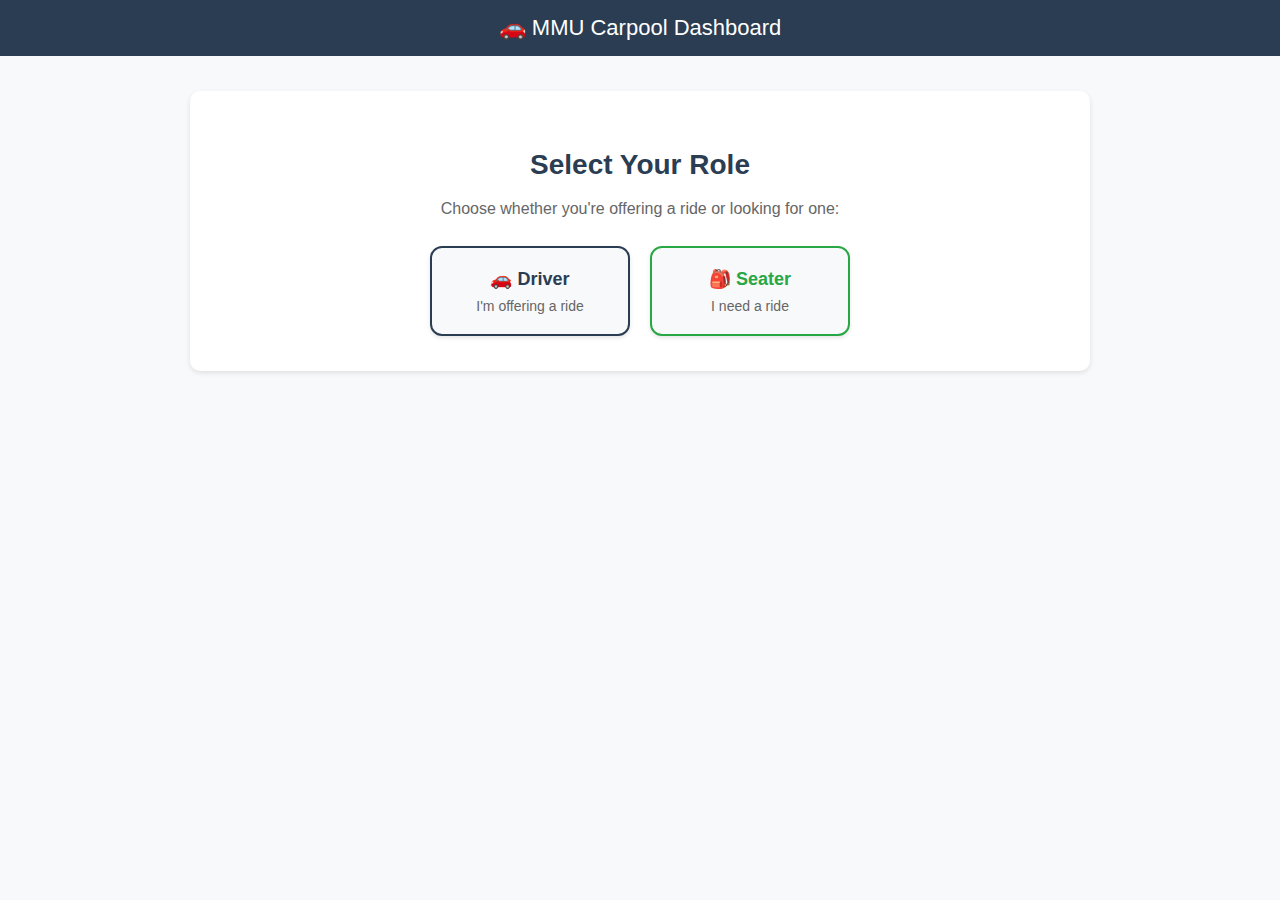
<file: index.html>
<!DOCTYPE html>
<html lang="en">

<head>
  <meta charset="UTF-8">
  <meta name="viewport" content="width=device-width, initial-scale=1.0">
  <title>MMU Carpool Dashboard</title>
  <link rel="stylesheet" href="css/style.css">
  <link rel="stylesheet" href="css/popup.css">
</head>

<body>

  <header>
    🚗 MMU Carpool Dashboard
  </header>

  <main>
    <!-- User Role Selection -->
    <div class="card">
      <div class="role-selection">
        <h2>Select Your Role</h2>
        <p>Choose whether you're offering a ride or looking for one:</p>
        <div class="role-buttons">
          <button class="btn-role driver-btn" id="driver-btn" onclick="switchToDriverMode()">
            🚗 Driver
            <small>I'm offering a ride</small>
          </button>
          <button class="btn-role seater-btn" id="seater-btn" onclick="switchToSeaterMode()">
            🎒 Seater
            <small>I need a ride</small>
          </button>
        </div>
      </div>
    </div>

    <!-- Driver Mode Content -->
    <div id="driver-mode" style="display: none;">
      <div class="card">
        <div class="publish-ride-section">
          <h2>Share Your Ride</h2>
          <p>Have a car and want to share your journey? Click below to publish your ride and help fellow students!</p>
          <button class="btn-primary" onclick="openPopup()">
            🚗 Publish a Ride
          </button>
        </div>
      </div>

      <!-- My Published Rides -->
      <div class="card">
        <h2>My Published Rides</h2>
        <div id="driver-ride-list">
          <!-- Driver's own rides will be displayed here -->
        </div>
      </div>

      <!-- Ride Requests Section (for drivers to see who requested rides) -->
      <div class="card" id="driver-requests-section" style="display: none;">
        <h2>🎯 Ride Requests</h2>
        <div id="driver-requests-list">
          <!-- Ride requests will be displayed here -->
        </div>
      </div>

      <!-- My Passengers Section (for drivers to see accepted passengers) -->
      <div class="card" id="my-passengers-section" style="display: none;">
        <h2>👥 My Passengers</h2>
        <div id="my-passengers-list">
          <!-- Accepted passengers will be displayed here -->
        </div>
      </div>

      <!-- Ride Needs Section (for drivers to see passenger requests) -->
      <div class="card" id="ride-needs-section" style="display: none;">
        <h2>📢 Passenger Requests</h2>
        <p>Students looking for rides - offer to drive them!</p>
        <div id="ride-needs-list">
          <!-- Passenger ride needs will be displayed here -->
        </div>
      </div>
    </div>

    <!-- Seater Mode Content -->
    <div id="seater-mode" style="display: none;">
      <!-- Post Ride Need Section -->
      <div class="card">
        <h2>🙋 Need a Ride?</h2>
        <p>Post your ride request and let drivers offer to help you!</p>
        <button class="btn-primary" onclick="openRideNeedPopup()">
          📢 Post Ride Request
        </button>
      </div>

      <!-- Available Rides for Seaters -->
      <div class="card">
        <h2>Available Rides</h2>
        <div id="seater-ride-list">
          <!-- Available rides will be displayed here for seaters -->
        </div>
      </div>

      <!-- My Ride Requests -->
      <div class="card" id="my-requests-section" style="display: none;">
        <h2>📋 My Ride Requests</h2>
        <div id="my-requests-list">
          <!-- User's own ride requests will be displayed here -->
        </div>
      </div>

      <!-- My Posted Needs -->
      <div class="card" id="my-needs-section" style="display: none;">
        <h2>📢 My Posted Requests</h2>
        <div id="my-needs-list">
          <!-- User's own ride needs will be displayed here -->
        </div>
      </div>
    </div>

    <!-- Legacy content (hidden by default) -->
    <div id="legacy-content" style="display: none;">
      <!-- Publish Ride Button -->
      <div class="card">
        <div class="publish-ride-section">
          <h2>Share Your Ride</h2>
          <p>Have a car and want to share your journey? Click below to publish your ride and help fellow students!</p>
          <button class="btn-primary" onclick="openPopup()">
            🚗 Publish a Ride
          </button>
        </div>
      </div>

      <!-- Ride board -->
      <div class="card">
        <h2>Available Rides</h2>
        <div id="ride-list">
          <!-- Rides will be displayed here dynamically -->
        </div>
      </div>

      <!-- Ride Requests Section (for drivers to see who requested rides) -->
      <div class="card" id="requests-section" style="display: none;">
        <h2>🎯 Ride Requests</h2>
        <div id="requests-list">
          <!-- Ride requests will be displayed here -->
        </div>
      </div>
    </div>
  </main>

  <script src="js/locations.js"></script>
  <script src="js/storage.js"></script>
  <script src="js/globals.js"></script>
  <script src="js/roles.js"></script>
  <script src="js/publish.js"></script>
  <script src="js/rides.js"></script>
  <script src="js/requests.js"></script>
  <script src="js/passengers.js"></script>
  <script src="js/ride-needs.js"></script>
  <script src="js/edit-ride.js"></script>
  <script src="js/offers.js"></script>
  <script src="js/popup.js"></script>
  <script src="js/app-main.js"></script>
</body>

</html>
</file>
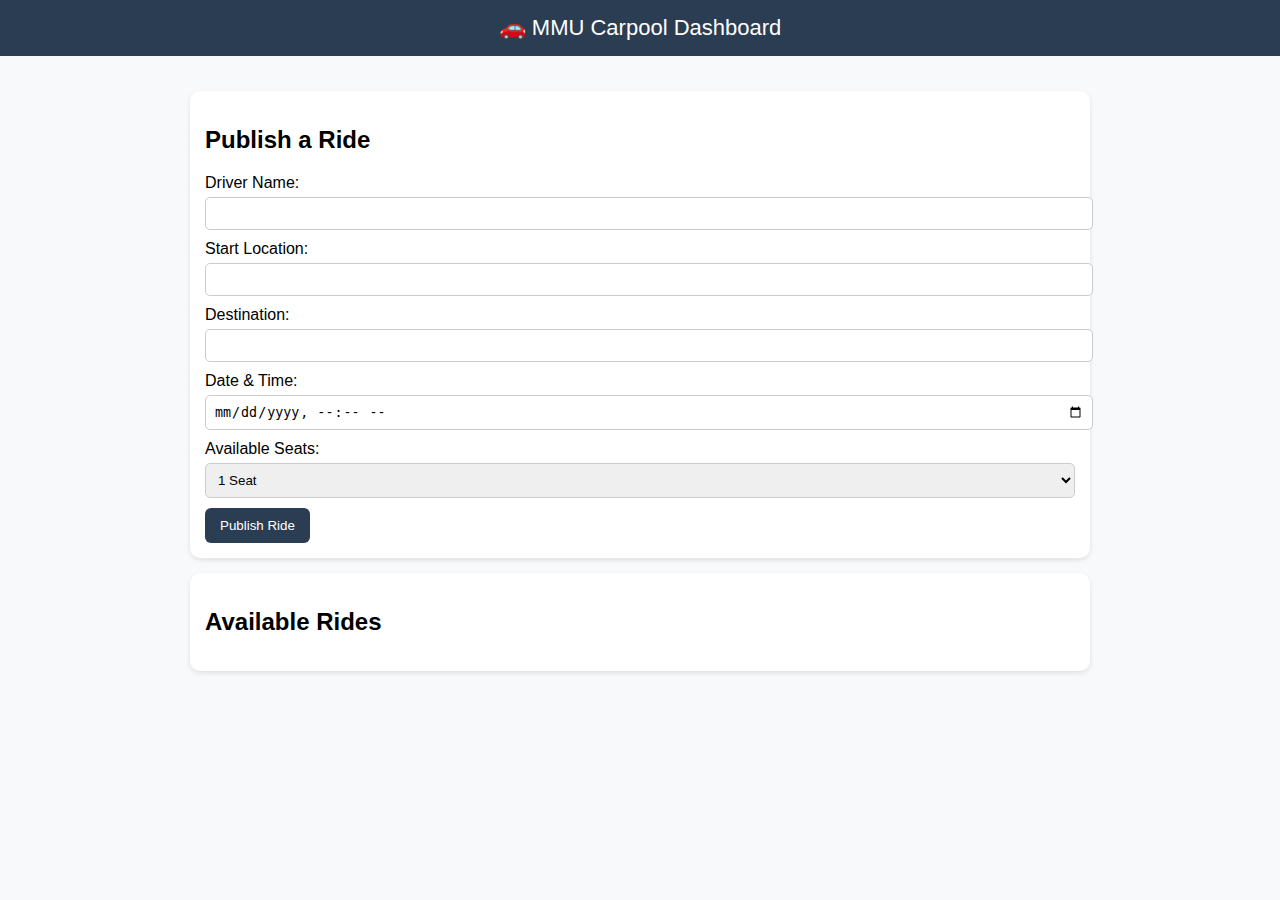
<file: mainpage.html>
<!DOCTYPE html>
<html lang="en">
<head>
  <meta charset="UTF-8">
  <title>MMU Carpool Dashboard</title>
  <style>
    body {
      font-family: Arial, sans-serif;
      background: #f8f9fa;
      margin: 0; padding: 0;
    }
    header {
      background: #2b3d52; color: white; padding: 15px;
      text-align: center; font-size: 22px;
    }
    main { padding: 20px; max-width: 900px; margin: auto; }
    .card {
      background: white; padding: 15px; margin: 15px 0;
      border-radius: 10px; box-shadow: 0 2px 5px rgba(0,0,0,0.1);
    }
    .form-group { margin-bottom: 10px; }
    label { display: block; margin-bottom: 5px; }
    input, select {
      width: 100%; padding: 8px; border: 1px solid #ccc;
      border-radius: 5px;
    }
    button {
      padding: 10px 15px; border: none; border-radius: 6px;
      background: #2b3d52; color: white; cursor: pointer;
    }
    button:hover { background: #1d293a; }
    .ride { border-bottom: 1px solid #ddd; padding: 10px 0; }
  </style>
</head>
<body>

  <header>
    🚗 MMU Carpool Dashboard
  </header>

  <main>
    <!-- Form to publish ride -->
    <div class="card">
      <h2>Publish a Ride</h2>
      <div class="form-group">
        <label>Driver Name:</label>
        <input type="text" id="driver">
      </div>
      <div class="form-group">
        <label>Start Location:</label>
        <input type="text" id="start">
      </div>
      <div class="form-group">
        <label>Destination:</label>
        <input type="text" id="destination">
      </div>
      <div class="form-group">
        <label>Date & Time:</label>
        <input type="datetime-local" id="time">
      </div>
      <div class="form-group">
        <label>Available Seats:</label>
        <select id="seats">
          <option value="1">1 Seat</option>
          <option value="2">2 Seats</option>
          <option value="3">3 Seats</option>
          <option value="4">4 Seats</option>
        </select>
      </div>
      <button onclick="publishRide()">Publish Ride</button>
    </div>

    <!-- Ride board -->
    <div class="card">
      <h2>Available Rides</h2>
      <div id="ride-list"></div>
    </div>
  </main>

  <script>
    let rides = [];

    function publishRide() {
      const driver = document.getElementById('driver').value;
      const start = document.getElementById('start').value;
      const destination = document.getElementById('destination').value;
      const time = document.getElementById('time').value;
      const seats = document.getElementById('seats').value;

      if (!driver || !start || !destination || !time) {
        alert("Please fill in all fields.");
        return;
      }

      const ride = { driver, start, destination, time, seats };
      rides.push(ride);
      displayRides();

      // clear form
      document.getElementById('driver').value = '';
      document.getElementById('start').value = '';
      document.getElementById('destination').value = '';
      document.getElementById('time').value = '';
      document.getElementById('seats').value = '1';
    }

    function displayRides() {
      const list = document.getElementById('ride-list');
      list.innerHTML = "";
      rides.forEach((r, index) => {
        list.innerHTML += `
          <div class="ride">
            <strong>${r.driver}</strong> → ${r.destination}<br>
            From: ${r.start}<br>
            Time: ${new Date(r.time).toLocaleString()}<br>
            Seats: ${r.seats}<br>
            <button onclick="requestRide(${index})">Request Ride</button>
          </div>
        `;
      });
    }

    function requestRide(i) {
      alert("Request sent to " + rides[i].driver);
    }
  </script>

</body>
</html>
</file>
<file: css/style.css>
/* MMU Carpool Dashboard Styles */

body {
  font-family: Arial, sans-serif;
  background: #f8f9fa;
  margin: 0;
  padding: 0;
}

header {
  background: #2b3d52;
  color: white;
  padding: 15px;
  text-align: center;
  font-size: 22px;
}

main {
  padding: 20px;
  max-width: 900px;
  margin: auto;
}

.card {
  background: white;
  padding: 15px;
  margin: 15px 0;
  border-radius: 10px;
  box-shadow: 0 2px 5px rgba(0, 0, 0, 0.1);
}

.form-group {
  margin-bottom: 10px;
}

label {
  display: block;
  margin-bottom: 5px;
}

input,
select {
  width: 100%;
  padding: 8px;
  border: 1px solid #ccc;
  border-radius: 5px;
}

button {
  padding: 10px 15px;
  border: none;
  border-radius: 6px;
  background: #2b3d52;
  color: white;
  cursor: pointer;
}

button:hover {
  background: #1d293a;
}

/* Publish Ride Section Styles */
.publish-ride-section {
  text-align: center;
  padding: 20px;
}

.publish-ride-section h2 {
  color: #2b3d52;
  margin-bottom: 10px;
  font-size: 28px;
}

.publish-ride-section p {
  color: #666;
  margin-bottom: 25px;
  font-size: 16px;
  line-height: 1.5;
}

.btn-primary {
  background: #2b3d52;
  color: white;
  border: none;
  padding: 15px 30px;
  border-radius: 8px;
  cursor: pointer;
  font-size: 18px;
  font-weight: 500;
  transition: all 0.3s ease;
  box-shadow: 0 4px 8px rgba(43, 61, 82, 0.2);
  display: inline-flex;
  align-items: center;
  gap: 8px;
}

.btn-primary:hover {
  background: #1d293a;
  transform: translateY(-2px);
  box-shadow: 0 6px 12px rgba(43, 61, 82, 0.3);
}

.btn-primary:active {
  transform: translateY(0);
  box-shadow: 0 2px 4px rgba(43, 61, 82, 0.2);
}

/* Role Selection Styles */
.role-selection {
  text-align: center;
  padding: 20px;
}

.role-selection h2 {
  color: #2b3d52;
  margin-bottom: 10px;
  font-size: 28px;
}

.role-selection p {
  color: #666;
  margin-bottom: 25px;
  font-size: 16px;
  line-height: 1.5;
}

.role-buttons {
  display: flex;
  gap: 20px;
  justify-content: center;
  flex-wrap: wrap;
}

.btn-role {
  background: #f8f9fa;
  border: 2px solid #dee2e6;
  padding: 20px 30px;
  border-radius: 12px;
  cursor: pointer;
  font-size: 18px;
  font-weight: 600;
  transition: all 0.3s ease;
  display: flex;
  flex-direction: column;
  align-items: center;
  gap: 8px;
  min-width: 200px;
  box-shadow: 0 2px 4px rgba(0, 0, 0, 0.1);
}

.btn-role small {
  font-size: 14px;
  font-weight: 400;
  color: #666;
  margin: 0;
}

.btn-role:hover {
  transform: translateY(-3px);
  box-shadow: 0 6px 15px rgba(0, 0, 0, 0.15);
}

.driver-btn {
  color: #2b3d52;
  border-color: #2b3d52;
}

.driver-btn:hover {
  background: #2b3d52;
  color: white;
}

.driver-btn.active {
  background: #2b3d52;
  color: white;
  border-color: #2b3d52;
}

.seater-btn {
  color: #28a745;
  border-color: #28a745;
}

.seater-btn:hover {
  background: #28a745;
  color: white;
}

.seater-btn.active {
  background: #28a745;
  color: white;
  border-color: #28a745;
}

/* Mobile responsiveness for role buttons */
@media (max-width: 768px) {
  .role-buttons {
    flex-direction: column;
    align-items: center;
  }

  .btn-role {
    width: 100%;
    max-width: 300px;
  }
}

/* Additional responsive styles */
@media (max-width: 768px) {
  main {
    padding: 10px;
  }

  .card {
    margin: 10px 0;
    padding: 10px;
  }
}

/* Request Ride Button Styles */
.request-btn {
  background: linear-gradient(135deg, #28a745 0%, #20c997 100%);
  color: white;
  border: none;
  padding: 8px 16px;
  border-radius: 6px;
  cursor: pointer;
  font-size: 14px;
  font-weight: 500;
  transition: all 0.2s ease;
  box-shadow: 0 2px 4px rgba(40, 167, 69, 0.2);
}

.request-btn:hover {
  background: linear-gradient(135deg, #218838 0%, #1e7e6f 100%);
  transform: translateY(-1px);
  box-shadow: 0 4px 8px rgba(40, 167, 69, 0.3);
}

.request-btn-disabled {
  background: #6c757d;
  color: #fff;
  border: none;
  padding: 8px 16px;
  border-radius: 6px;
  cursor: not-allowed;
  font-size: 14px;
  opacity: 0.6;
}

/* Ride Requests Styles */
.request {
  border: 1px solid #e9ecef;
  border-radius: 8px;
  padding: 15px;
  margin-bottom: 15px;
  background: #f8f9fa;
  transition: all 0.2s ease;
}

.request:hover {
  box-shadow: 0 2px 8px rgba(0, 0, 0, 0.1);
  transform: translateY(-1px);
}

.request-header {
  display: flex;
  justify-content: space-between;
  align-items: center;
  margin-bottom: 10px;
  padding-bottom: 8px;
  border-bottom: 1px solid #dee2e6;
}

.request-header strong {
  color: #2b3d52;
  font-size: 18px;
}

.request-time {
  color: #6c757d;
  font-size: 12px;
}

.request-details {
  margin-bottom: 15px;
}

.request-details p {
  margin: 5px 0;
  font-size: 14px;
  color: #495057;
}

.request-actions {
  display: flex;
  gap: 10px;
}

.btn-accept {
  background: linear-gradient(135deg, #28a745 0%, #20c997 100%);
  color: white;
  border: none;
  padding: 8px 16px;
  border-radius: 6px;
  cursor: pointer;
  font-size: 14px;
  font-weight: 500;
  transition: all 0.2s ease;
  flex: 1;
}

.btn-accept:hover {
  background: linear-gradient(135deg, #218838 0%, #1e7e6f 100%);
  transform: translateY(-1px);
}

.btn-decline {
  background: linear-gradient(135deg, #dc3545 0%, #c82333 100%);
  color: white;
  border: none;
  padding: 8px 16px;
  border-radius: 6px;
  cursor: pointer;
  font-size: 14px;
  font-weight: 500;
  transition: all 0.2s ease;
  flex: 1;
}

.btn-decline:hover {
  background: linear-gradient(135deg, #c82333 0%, #bd2130 100%);
  transform: translateY(-1px);
}

/* Mobile responsiveness for requests */
@media (max-width: 768px) {
  .request-header {
    flex-direction: column;
    align-items: flex-start;
    gap: 5px;
  }

  .request-actions {
    flex-direction: column;
  }

  .btn-accept,
  .btn-decline,
  .btn-complete,
  .btn-complete-need,
  .btn-cancel-need {
    width: 100%;
  }
}

/* Ride Actions Styles */
.ride-actions {
  display: flex;
  gap: 8px;
  margin-top: 10px;
  flex-wrap: wrap;
}

.edit-btn {
  background: linear-gradient(135deg, #ffc107 0%, #ffb300 100%);
  color: #212529;
  border: none;
  padding: 6px 12px;
  border-radius: 6px;
  cursor: pointer;
  font-size: 13px;
  font-weight: 500;
  transition: all 0.2s ease;
  display: inline-flex;
  align-items: center;
  gap: 4px;
}

.edit-btn:hover {
  background: linear-gradient(135deg, #ffb300 0%, #ffa000 100%);
  transform: translateY(-1px);
  box-shadow: 0 2px 4px rgba(255, 193, 7, 0.3);
}

.delete-btn {
  background: linear-gradient(135deg, #dc3545 0%, #c82333 100%);
  color: white;
  border: none;
  padding: 6px 12px;
  border-radius: 6px;
  cursor: pointer;
  font-size: 13px;
  font-weight: 500;
  transition: all 0.2s ease;
  display: inline-flex;
  align-items: center;
  gap: 4px;
}

.delete-btn:hover {
  background: linear-gradient(135deg, #c82333 0%, #bd2130 100%);
  transform: translateY(-1px);
  box-shadow: 0 2px 4px rgba(220, 53, 69, 0.3);
}

/* Complete Button Styles */
.btn-complete,
.btn-complete-need {
  background: linear-gradient(135deg, #28a745 0%, #20c997 100%);
  color: white;
  border: none;
  padding: 8px 16px;
  border-radius: 6px;
  cursor: pointer;
  font-size: 14px;
  font-weight: 500;
  transition: all 0.2s ease;
  display: inline-flex;
  align-items: center;
  gap: 4px;
}

.btn-complete:hover,
.btn-complete-need:hover {
  background: linear-gradient(135deg, #218838 0%, #1e7e6f 100%);
  transform: translateY(-1px);
  box-shadow: 0 3px 8px rgba(40, 167, 69, 0.3);
}

.btn-cancel-need {
  background: linear-gradient(135deg, #dc3545 0%, #c82333 100%);
  color: white;
  border: none;
  padding: 8px 16px;
  border-radius: 6px;
  cursor: pointer;
  font-size: 14px;
  font-weight: 500;
  transition: all 0.2s ease;
  display: inline-flex;
  align-items: center;
  gap: 4px;
}

.btn-cancel-need:hover {
  background: linear-gradient(135deg, #c82333 0%, #bd2130 100%);
  transform: translateY(-1px);
  box-shadow: 0 3px 8px rgba(220, 53, 69, 0.3);
}

/* Enhanced ride container */
.ride {
  border-bottom: 1px solid #ddd;
  padding: 15px;
  margin-bottom: 10px;
  border-radius: 8px;
  background: #f8f9fa;
  transition: all 0.2s ease;
}

.ride:hover {
  background-color: #e9ecef;
  box-shadow: 0 2px 8px rgba(0, 0, 0, 0.1);
  transform: translateY(-1px);
}

.ride:last-child {
  border-bottom: none;
}

/* Mobile responsiveness for ride actions */
@media (max-width: 768px) {
  .ride-actions {
    flex-direction: column;
    gap: 8px;
  }

  .request-btn,
  .edit-btn,
  .delete-btn,
  .btn-complete,
  .btn-complete-need,
  .btn-cancel-need {
    width: 100%;
    justify-content: center;
  }

  .request-btn-disabled {
    width: 100%;
    text-align: center;
  }
}

/* Request indicators and status styles */
.requests-indicator {
  color: #007bff;
  font-weight: 600;
  background: #e3f2fd;
  padding: 4px 8px;
  border-radius: 4px;
  font-size: 12px;
}

.request-status {
  font-size: 12px;
  padding: 4px 8px;
  border-radius: 4px;
  font-weight: 600;
}

.request-status.pending {
  background: #fff3cd;
  color: #856404;
}

.request-status.accepted {
  background: #d4edda;
  color: #155724;
}

.request-status.declined {
  background: #f8d7da;
  color: #721c24;
}

.my-request {
  border-left: 4px solid #007bff;
}

.my-request.accepted {
  border-left-color: #28a745;
}

.my-request.declined {
  border-left-color: #dc3545;
}

.driver-ride {
  border-left: 4px solid #2b3d52;
  background: #f8f9fa;
}

/* Passenger cards styling */
.passenger-card {
  background: #f8f9fa;
  border: 1px solid #e0e0e0;
  border-radius: 8px;
  padding: 15px;
  margin-bottom: 10px;
  display: flex;
  justify-content: space-between;
  align-items: center;
}

.passenger-info h4 {
  margin: 0 0 5px 0;
  color: #333;
}

.passenger-info p {
  margin: 0;
  color: #666;
  font-size: 0.9em;
}

.passenger-actions {
  display: flex;
  gap: 10px;
}

.btn-contact {
  background-color: #007bff;
  color: white;
  border: none;
  padding: 8px 16px;
  border-radius: 4px;
  cursor: pointer;
  font-size: 0.85em;
}

.btn-remove {
  background-color: #dc3545;
  color: white;
  border: none;
  padding: 8px 16px;
  border-radius: 4px;
  cursor: pointer;
  font-size: 0.85em;
}

.btn-contact:hover {
  background-color: #0056b3;
}

.btn-remove:hover {
  background-color: #c82333;
}

.no-data {
  text-align: center;
  color: #666;
  font-style: italic;
  margin: 20px 0;
}

/* Ride Needs Styles */
.ride-need-item {
  border: 1px solid #e9ecef;
  border-radius: 8px;
  padding: 15px;
  margin-bottom: 15px;
  background: #f8f9fa;
  transition: all 0.2s ease;
  display: flex;
  justify-content: space-between;
  align-items: flex-start;
  gap: 15px;
}

.ride-need-item:hover {
  box-shadow: 0 2px 8px rgba(0, 0, 0, 0.1);
  transform: translateY(-1px);
}

.need-info {
  flex: 1;
}

.need-info h4 {
  margin: 0 0 10px 0;
  color: #2b3d52;
  font-size: 18px;
}

.need-info p {
  margin: 5px 0;
  color: #495057;
  font-size: 14px;
  line-height: 1.4;
}

.need-actions {
  display: flex;
  flex-direction: column;
  gap: 8px;
  min-width: 140px;
}

.btn-offer {
  background: linear-gradient(135deg, #28a745 0%, #20c997 100%);
  color: white;
  border: none;
  padding: 10px 16px;
  border-radius: 6px;
  cursor: pointer;
  font-size: 14px;
  font-weight: 500;
  transition: all 0.2s ease;
  box-shadow: 0 2px 4px rgba(40, 167, 69, 0.2);
}

.btn-offer:hover {
  background: linear-gradient(135deg, #218838 0%, #1e7e6f 100%);
  transform: translateY(-1px);
  box-shadow: 0 4px 8px rgba(40, 167, 69, 0.3);
}

.btn-contact {
  background-color: #007bff;
  color: white;
  border: none;
  padding: 8px 16px;
  border-radius: 6px;
  cursor: pointer;
  font-size: 14px;
  font-weight: 500;
  transition: all 0.2s ease;
}

.btn-contact:hover {
  background-color: #0056b3;
  transform: translateY(-1px);
}

/* My Ride Needs Styles */
.my-ride-need {
  border: 1px solid #e9ecef;
  border-radius: 8px;
  padding: 15px;
  margin-bottom: 15px;
  background: #f8f9fa;
  transition: all 0.2s ease;
}

.my-ride-need.open {
  border-left: 4px solid #28a745;
  background: #f8f9fa;
}

.my-ride-need.fulfilled {
  border-left: 4px solid #007bff;
  background: #e7f3ff;
}

.my-ride-need.cancelled {
  border-left: 4px solid #dc3545;
  background: #ffe7e7;
}

.need-status {
  font-weight: 600;
  padding: 2px 8px;
  border-radius: 4px;
  font-size: 12px;
}

.need-status.open {
  background: #d4edda;
  color: #155724;
}

.need-status.fulfilled {
  background: #cce7ff;
  color: #004085;
}

.need-status.cancelled {
  background: #f8d7da;
  color: #721c24;
}

.btn-cancel-need {
  background: linear-gradient(135deg, #dc3545 0%, #c82333 100%);
  color: white;
  border: none;
  padding: 8px 16px;
  border-radius: 6px;
  cursor: pointer;
  font-size: 14px;
  font-weight: 500;
  transition: all 0.2s ease;
}

.btn-cancel-need:hover {
  background: linear-gradient(135deg, #c82333 0%, #bd2130 100%);
  transform: translateY(-1px);
}

/* Mobile responsiveness for ride needs */
@media (max-width: 768px) {
  .ride-need-item {
    flex-direction: column;
    align-items: stretch;
  }

  .need-actions {
    flex-direction: row;
    justify-content: space-between;
    min-width: auto;
  }

  .btn-offer,
  .btn-contact {
    flex: 1;
  }
}

/* Ride Needs Styles */
.ride-need-item {
  border: 2px solid #e3f2fd;
  border-radius: 12px;
  padding: 20px;
  margin-bottom: 20px;
  background: linear-gradient(135deg, #f8f9ff 0%, #e8f5e8 100%);
  transition: all 0.3s ease;
  box-shadow: 0 2px 8px rgba(0, 0, 0, 0.1);
}

.ride-need-item:hover {
  transform: translateY(-3px);
  box-shadow: 0 6px 20px rgba(0, 0, 0, 0.15);
  border-color: #2196f3;
}

.need-info {
  margin-bottom: 15px;
}

.need-info h4 {
  color: #1976d2;
  margin: 0 0 12px 0;
  font-size: 1.2em;
  font-weight: 600;
}

.need-info p {
  margin: 8px 0;
  color: #424242;
  font-size: 0.95em;
  line-height: 1.4;
}

.need-actions {
  display: flex;
  gap: 12px;
  flex-wrap: wrap;
}

.btn-offer {
  background: linear-gradient(135deg, #4caf50 0%, #45a049 100%);
  color: white;
  border: none;
  padding: 12px 20px;
  border-radius: 8px;
  cursor: pointer;
  font-size: 14px;
  font-weight: 600;
  transition: all 0.3s ease;
  flex: 1;
  min-width: 140px;
  box-shadow: 0 3px 6px rgba(76, 175, 80, 0.3);
}

.btn-offer:hover {
  background: linear-gradient(135deg, #45a049 0%, #3d8b40 100%);
  transform: translateY(-2px);
  box-shadow: 0 5px 12px rgba(76, 175, 80, 0.4);
}

.btn-contact {
  background: linear-gradient(135deg, #2196f3 0%, #1976d2 100%);
  color: white;
  border: none;
  padding: 12px 20px;
  border-radius: 8px;
  cursor: pointer;
  font-size: 14px;
  font-weight: 600;
  transition: all 0.3s ease;
  flex: 1;
  min-width: 140px;
  box-shadow: 0 3px 6px rgba(33, 150, 243, 0.3);
}

.btn-contact:hover {
  background: linear-gradient(135deg, #1976d2 0%, #1565c0 100%);
  transform: translateY(-2px);
  box-shadow: 0 5px 12px rgba(33, 150, 243, 0.4);
}

/* My Ride Needs Styles */
.my-ride-need {
  border: 2px solid #e0e0e0;
  border-radius: 12px;
  padding: 20px;
  margin-bottom: 20px;
  background: #f9f9f9;
  transition: all 0.3s ease;
}

.my-ride-need.open {
  border-color: #4caf50;
  background: linear-gradient(135deg, #f1f8e9 0%, #e8f5e8 100%);
}

.my-ride-need.fulfilled {
  border-color: #2196f3;
  background: linear-gradient(135deg, #e3f2fd 0%, #bbdefb 100%);
}

.my-ride-need.cancelled {
  border-color: #f44336;
  background: linear-gradient(135deg, #ffebee 0%, #ffcdd2 100%);
}

.need-status {
  font-weight: 600;
  padding: 4px 8px;
  border-radius: 4px;
  font-size: 0.85em;
}

.need-status.open {
  background: #4caf50;
  color: white;
}

.need-status.fulfilled {
  background: #2196f3;
  color: white;
}

.need-status.cancelled {
  background: #f44336;
  color: white;
}

.btn-cancel-need {
  background: linear-gradient(135deg, #f44336 0%, #d32f2f 100%);
  color: white;
  border: none;
  padding: 10px 18px;
  border-radius: 6px;
  cursor: pointer;
  font-size: 13px;
  font-weight: 500;
  transition: all 0.3s ease;
  box-shadow: 0 2px 4px rgba(244, 67, 54, 0.3);
}

.btn-cancel-need:hover {
  background: linear-gradient(135deg, #d32f2f 0%, #c62828 100%);
  transform: translateY(-1px);
  box-shadow: 0 4px 8px rgba(244, 67, 54, 0.4);
}

/* Mobile responsiveness for ride needs */
@media (max-width: 768px) {
  .need-actions {
    flex-direction: column;
  }

  .btn-offer,
  .btn-contact {
    min-width: auto;
    width: 100%;
  }

  .ride-need-item {
    padding: 15px;
    margin-bottom: 15px;
  }

  .need-info h4 {
    font-size: 1.1em;
  }

  .need-info p {
    font-size: 0.9em;
  }
}
</file>
<file: css/popup.css>
/* Popup Styles */

.popup-overlay {
  position: fixed;
  top: 0;
  left: 0;
  width: 100%;
  height: 100%;
  background: rgba(0, 0, 0, 0.5);
  display: flex;
  justify-content: center;
  align-items: center;
  z-index: 1000;
  visibility: hidden;
  opacity: 0;
  transition: all 0.3s ease;
}

.popup-overlay.active {
  visibility: visible;
  opacity: 1;
}

.popup-content {
  background: white;
  border-radius: 12px;
  width: 90%;
  max-width: 500px;
  max-height: 90vh;
  overflow-y: auto;
  box-shadow: 0 10px 30px rgba(0, 0, 0, 0.3);
  transform: scale(0.7);
  transition: transform 0.3s ease;
}

.popup-overlay.active .popup-content {
  transform: scale(1);
}

.popup-header {
  display: flex;
  justify-content: space-between;
  align-items: center;
  padding: 20px 20px 0 20px;
  border-bottom: 1px solid #eee;
  margin-bottom: 20px;
}

.popup-header h2 {
  margin: 0;
  color: #2b3d52;
  font-size: 24px;
}

.close-btn {
  background: none;
  border: none;
  font-size: 28px;
  color: #999;
  cursor: pointer;
  padding: 0;
  width: 30px;
  height: 30px;
  display: flex;
  align-items: center;
  justify-content: center;
  border-radius: 50%;
  transition: all 0.2s ease;
}

.close-btn:hover {
  background: #f0f0f0;
  color: #666;
}

.popup-content form {
  padding: 0 20px 20px 20px;
}

.form-actions {
  display: flex;
  gap: 10px;
  justify-content: flex-end;
  margin-top: 20px;
  padding-top: 15px;
  border-top: 1px solid #eee;
}

.btn-cancel {
  background: #6c757d;
  color: white;
  border: none;
  padding: 10px 20px;
  border-radius: 6px;
  cursor: pointer;
  font-size: 14px;
  transition: background 0.2s ease;
}

.btn-cancel:hover {
  background: #5a6268;
}

.btn-submit {
  background: #2b3d52;
  color: white;
  border: none;
  padding: 10px 20px;
  border-radius: 6px;
  cursor: pointer;
  font-size: 14px;
  transition: background 0.2s ease;
}

.btn-submit:hover {
  background: #1d293a;
}

.btn-primary {
  background: #2b3d52;
  color: white;
  border: none;
  padding: 12px 24px;
  border-radius: 8px;
  cursor: pointer;
  font-size: 16px;
  font-weight: 500;
  transition: all 0.2s ease;
  box-shadow: 0 2px 4px rgba(43, 61, 82, 0.2);
}

.btn-primary:hover {
  background: #1d293a;
  transform: translateY(-1px);
  box-shadow: 0 4px 8px rgba(43, 61, 82, 0.3);
}

/* Responsive design for mobile */
@media (max-width: 768px) {
  .popup-content {
    width: 95%;
    margin: 10px;
  }

  .popup-header {
    padding: 15px 15px 0 15px;
  }

  .popup-content form {
    padding: 0 15px 15px 15px;
  }

  .form-actions {
    flex-direction: column;
  }

  .btn-cancel,
  .btn-submit {
    width: 100%;
    margin: 5px 0;
  }
}
</file>
